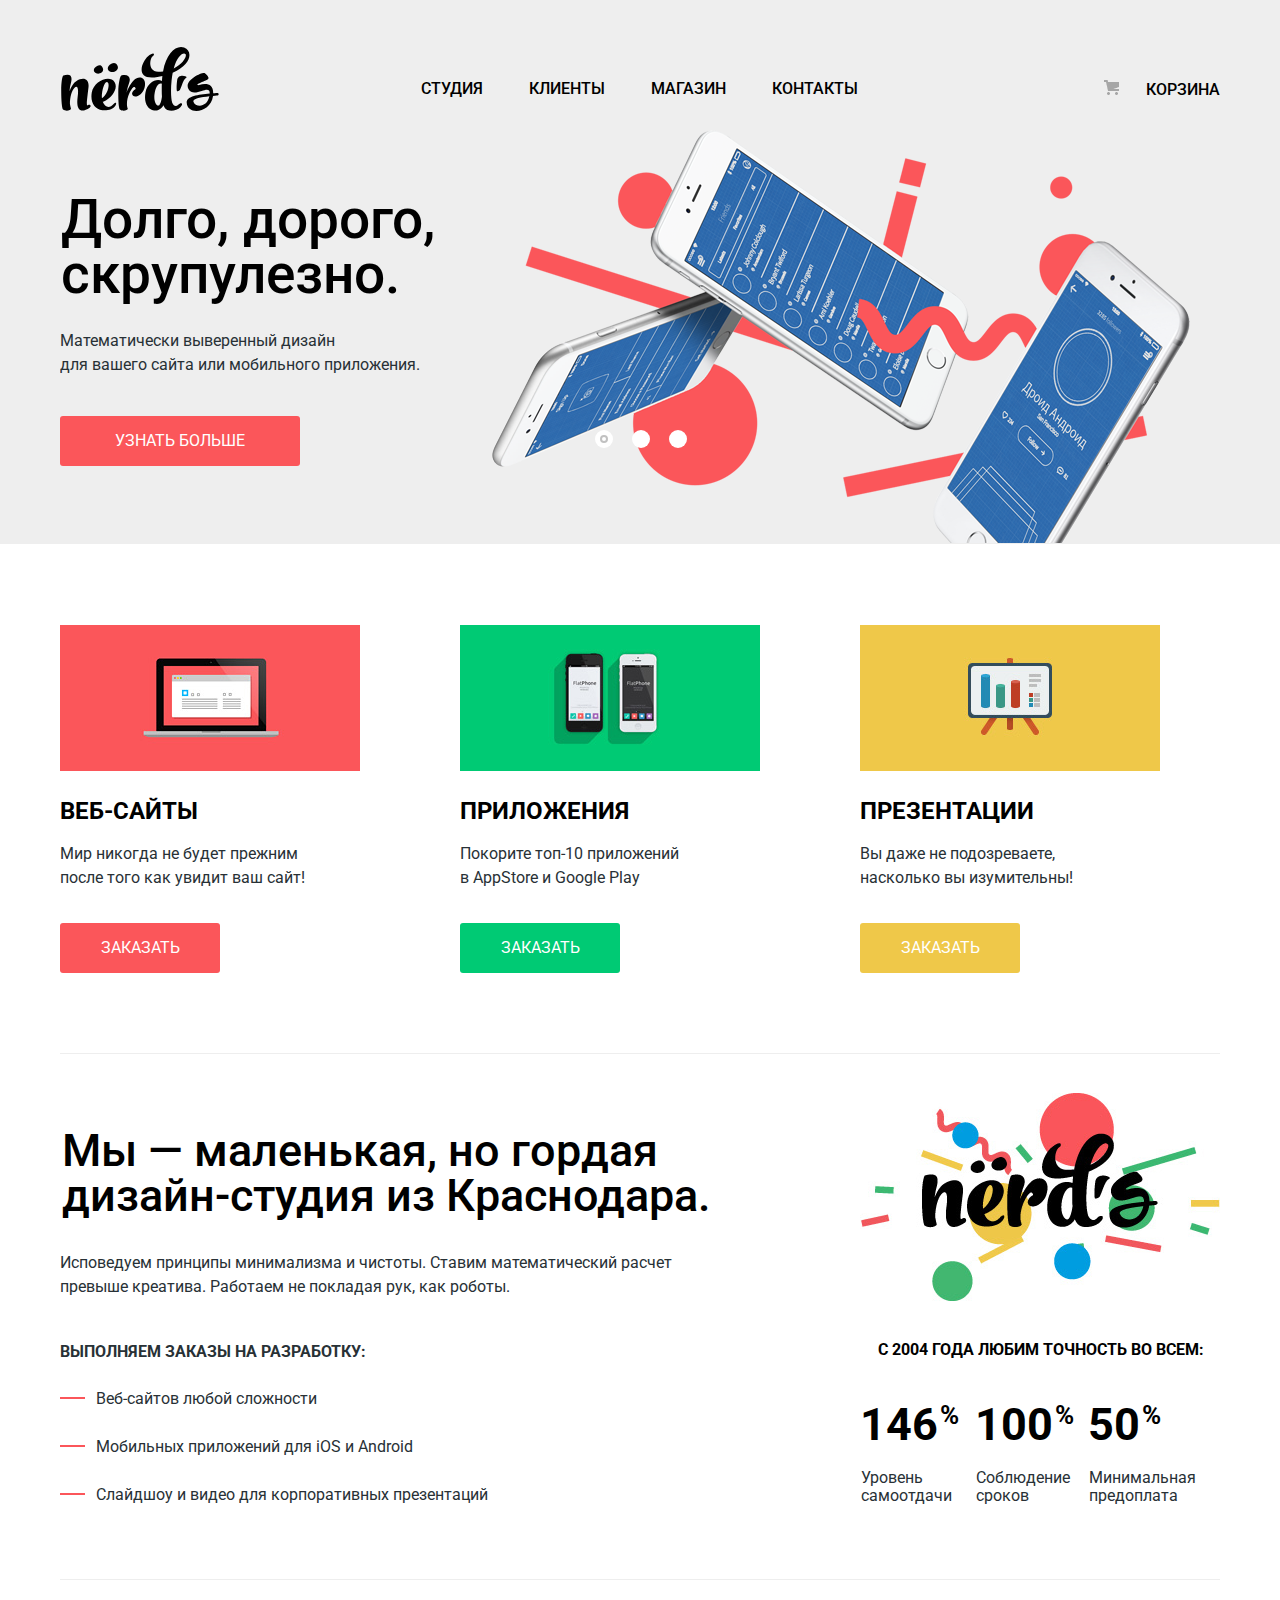
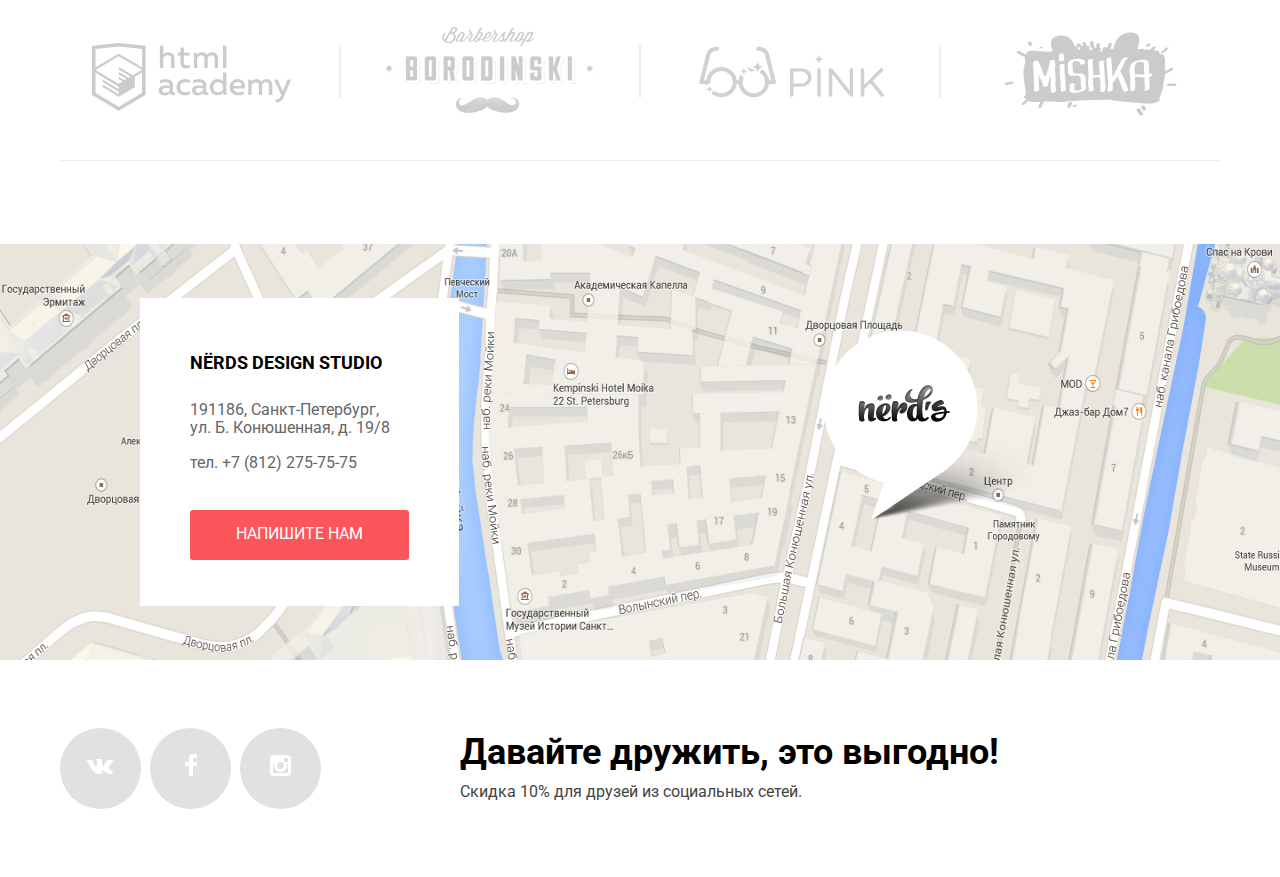
<file: index.html>
<!DOCTYPE html>
<html class="page" lang="ru">
<head>
  <meta name="viewport" content="width=device-width, initial-scale=1.0">
  <meta charset="utf-8">
  <title>HTML Academy: Нёрдс</title>
  <link rel="icon" href="favicon.ico">
<!--  <link rel="icon" href="icon.svg" type="image/svg+xml">-->
<!--  <link rel="apple-touch-icon" href="apple.png">-->
  <link rel="manifest" href="manifest.webmanifest">
  <link href="https://fonts.googleapis.com/css2?family=Roboto:wght@400;700&display=swap" rel="stylesheet">
  <link href="css/normalize.css" rel="stylesheet">
  <link href="css/style.css" rel="stylesheet">
</head>
<body class="body">
<header class="main-header">
  <nav class="main-navigation">
    <a class="main-header-logo">
      <img src="img/nerds-logo.svg" width="160" height="65" alt="Логотип Нёрдс">
    </a>
    <ul class="site-navigation">
      <li><a href="index.html">Студия</a></li>
      <li><a href="blank.html">Клиенты</a></li>
      <li><a href="catalog.html">Магазин</a></li>
      <li><a href="blank.html">Контакты</a></li>
    </ul>
    <div class="basket-navigation">
      <a class="basket-navigation" href="blank.html">
        <img class="icon-basket" src="img/cart-icon.png" width="15" height="15" alt="Корзина магазина Студии Нёрдс">
        Корзина
      </a>
    </div>
  </nav>

  <section class="slider">
    <div class="slider-controls">
      <button class="button first-button" type="button" aria-label="Первый слайд"></button>
      <button type="button" aria-label="Второй слайд"></button>
      <button type="button" aria-label="Третий слайд"></button>
    </div>
    <section class="slider-description first">
      <h2 class="visually-hidden">Слайд 1</h2>
      <p class="slider-headline">Долго, дорого,<br>
        скрупулезно.</p>
      <p class="slider-preview">Математически выверенный дизайн <br>
        для вашего сайта или мобильного приложения.</p>
      <a class="button" href="blank.html">Узнать больше</a>
      <img class="slider-img" src="img/nerds-index-slide1.png" width="760" height="431" alt="Слайд 1">
    </section>
    <section class="slider-description second">
      <h2 class="visually-hidden">Слайд 2</h2>
      <p class="slider-headline">
        Любим математику <br>
        как никто другой
      </p>
      <p class="slider-preview">
        Никакого креатива, только математические формулы <br>
        для расчета идеальных пропорций
      </p>
      <a class="button" href="blank.html">Узнать больше</a>
      <img class="slider-img" src="img/nerds-index-slide2.png" width="760" height="431" alt="Слайд 2">
    </section>
    <section class="slider-description third">
      <h2 class="visually-hidden">Слайд 3</h2>
      <p class="slider-headline">Только ночь, <br>
        только хардкор</p>
      <p class="slider-preview">
        Работать днем, как все? Мы против этого. <br>
        Ближе к полуночи работа только начинается.</p>
      <a class="button" href="blank.html">Узнать больше</a>
      <img class="slider-img" src="img/nerds-index-slide3.png" width="760" height="431" alt="Слайд 3">


    </section>
  </section>
</header>
<main class="container">
  <h1 class="visually-hidden">Студия Нёрдс</h1>
  <section class="features">
    <h2 class="visually-hidden">Услуги студии Нёрдс</h2>
    <ul class="features-list">
      <li class="featured-item">
        <img class="features-img" src="img/illustration-web-sites.jpg" width="300" height="146"
             alt="Пример дизайна студии Нёрдс-веб-сайты">
        <h3>Веб-сайты</h3>
        <p>Мир никогда не будет прежним<br>
          после того как увидит ваш сайт!</p>
        <button class="features-button button-red" type="button">Заказать</button>
      </li>
      <li class="featured-item">
        <img class="featured-img" src="img/illustration-apps.jpg" width="300" height="146"
             alt="Пример дизайна студии Нёрдс-приложения">
        <h3>Приложения</h3>
        <p>Покорите топ-10 приложений <br>
          в AppStore и Google Play</p>
        <button class="features-button button-green" type="button">Заказать</button>
      </li>
      <li class="featured-item">
        <img class="featured-img" src="img/illustration-presentations.jpg" width="300" height="146"
             alt="Пример дизайна студии Нёрдс-презентации">
        <h3>Презентации</h3>
        <p>Вы даже не подозреваете, <br>
          насколько вы изумительны!</p>
        <button class="features-button button-yellow" type="button">Заказать</button>
      </li>
    </ul>
  </section>
  <div class="index-columns">
    <div class="content">
      <div class="slogan">Мы — маленькая, но гордая
        дизайн-студия из Краснодара.
      </div>
      <p>Исповедуем принципы минимализма и чистоты. Ставим математический расчет
        превыше креатива. Работаем не покладая рук, как роботы.</p>
      <div class="benefits-list-title">Выполняем заказы на разработку:</div>
      <div class="benefits-list">
        <ul>
          <li class="benefits-item">Веб-сайтов любой сложности</li>
          <li class="benefits-item">Мобильных приложений для iOS и Android</li>
          <li class="benefits-item">Слайдшоу и видео для корпоративных презентаций</li>
        </ul>
      </div>
    </div>
    <div class="sidebar">
      <img class="sidebar-img" src="img/nerds-illustration1.jpg" width="360" height="208"
           alt="Иллюстрация Студии Нёрдс">
      <p class="sidebar-headline">с 2004 года Любим точность во всем:</p>
      <table class="table-list">
        <tr class="table-item">
          <td class="numbers">146</td>
          <td class="table-percent"><sup>%</sup></td>
          <td class="numbers">100</td>
          <td class="table-percent"><sup>%</sup></td>
          <td class="numbers">50</td>
          <td class="table-percent"><sup>%</sup></td>
        </tr>
        <tr class="table-text">
          <td colspan="2">Уровень самоотдачи</td>
          <td colspan="2">Соблюдение сроков</td>
          <td colspan="2">Минимальная предоплата</td>
        </tr>
      </table>
    </div>
  </div>
  <ul class="partners-list">
    <li>
      <a class="html-academy" href="https://htmlacademy.ru/intensive/htmlcss">
        <img class="partner-item " src="img/logo-html-academy.png" width="199" height="68"
             alt="Партнер студии Нёрдс-HTML Academy"></a>
    </li>
    <li>
      <img class="partner-item-img barber" src="img/logo-barbershop.png" width="209" height="90"
           alt="Партнер студии Нёрдс-Барбершоп Бородинский">
    </li>
    <li>
      <img class="partner-item-img pink" src="img/logo-pink-app.png" width="185" height="52"
           alt="Партнер студии Нёрдс-pink App">
    </li>
    <li>
      <img class="partner-item-img mishka" src="img/logo-mishka.png" width="173" height="84"
           alt="Партнер студии Нёрдс-Mishka">
    </li>
  </ul>
</main>
<footer class="main-footer">
  <div class="footer-contacts">
    <img class="contacts-map" src="img/map.jpg" width="1440" height="416" alt="Местонахождение студии Нёрдс">
    <img class="contacts-map-marker" src="img/map-marker.png" width="231" height="190"
         alt="Карта офиса по адресу Санкт-Петербург, ул. Б. Конюшенная, д. 19/8">
    <div class="footer-main-contacts">
      <p class="contacts-caption">NЁRDS DESIGN STUDIO</p>
      <p class="contacts-address">191186, Санкт-Петербург, <br>
        ул. Б. Конюшенная, д. 19/8</p>
      <a class="contacts-phone" href="tel:+78122757575">тел. +7 (812) 275-75-75</a>
      <a class="button contacts" href="blank.html">Напишите нам</a>
    </div>
  </div>
  <div class="footer-elements">
    <div class="footer-social">
      <ul>
        <li class="social-button">
          <a href="#"><img src="img/icon-vk.svg" width="27" height="15" alt="Vkontakte"></a>
        </li>
        <li class="social-button">
          <a href="#"><img src="img/icon-fb.svg" width="12" height="22" alt="Facebook"></a>
        </li>
        <li class="social-button">
          <a href="#"><img src="img/icon-insta.svg" width="21" height="21" alt="Instagram"></a>
        </li>
      </ul>
    </div>
    <div class="promo">
      <p class="promo-text">Давайте дружить, это выгодно!</p>
      <p class="promo-text+p">Скидка 10% для друзей из социальных сетей.</p>
    </div>
  </div>
</footer>

<section class="modal">
  <div class="modal-title">
    <h4>Напишите нам</h4>
    <button class="modal-close"><img src="img/close-cross.png" width="21" height="21" alt="Закрыть"></button>
  </div>
  <form class="login-form" action="https://echo.htmlacademy.ru" method="post">
    <p class="login-item login-item-user">
      <label for="user-field-id">Ваше имя:</label>
      <input class="modal-icon-user" id="user-field-id" type="text" name="username" placeholder="Имя Фамилия">
    </p>
    <p class="login-item login-item-email">
      <label for="email-email">Ваш email:</label>
      <input class="modal-icon-password" id="email-email" type="email" name="email" placeholder="email@example.com">
    </p>
    <p class="login-item login-item-text">
      <label for="text-text">Текст письма:</label>
      <textarea class="modal-icon-text" id="text-text" name="text" placeholder="В свободной форме"></textarea>
    </p>
    <button class="button letter" type="submit">Отправить</button>
  </form>
</section>
</body>
</html>
</file>
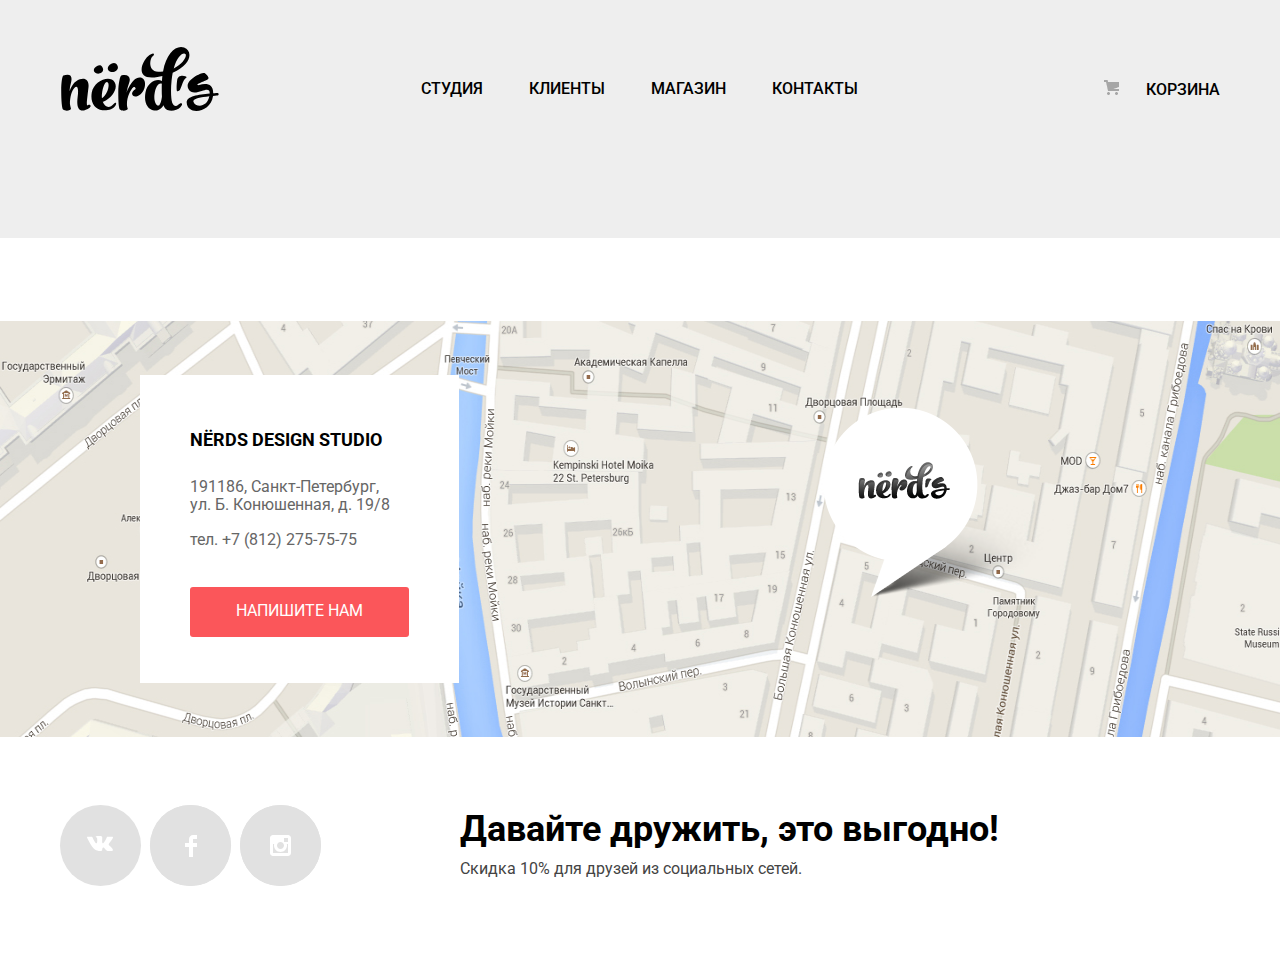
<file: blank.html>
<!DOCTYPE html>
<html class="page" lang="ru">
<head>
  <meta name="viewport" content="width=device-width, initial-scale=1.0">
  <meta charset="utf-8">
  <title>HTML Academy: Нёрдс</title>
  <link rel="icon" href="favicon.ico">
  <link rel="icon" href="icon.svg" type="image/svg+xml">
  <link rel="apple-touch-icon" href="apple.png">
  <link rel="manifest" href="manifest.webmanifest">
  <link href="https://fonts.googleapis.com/css2?family=Roboto:wght@400;700&display=swap" rel="stylesheet">
  <link href="css/normalize.css" rel="stylesheet">
  <link href="css/style.css" rel="stylesheet">
</head>
<body class="body">
<header class="main-header">
  <nav class="main-navigation">
    <a class="main-header-logo" href="index.html">
      <img src="img/nerds-logo.svg" width="160" height="65" alt="Логотип Нёрдс">
    </a>
    <ul class="site-navigation">
      <li><a href="index.html">Студия</a></li>
      <li><a href="blank.html">Клиенты</a></li>
      <li><a href="catalog.html">Магазин</a></li>
      <li><a href="blank.html">Контакты</a></li>
    </ul>
    <div class="basket-navigation">
      <a class="basket-navigation" href="blank.html">
        <img class="icon-basket" src="img/cart-icon.png" width="15" height="15" alt="Корзина магазина Студии Нёрдс">
        Корзина
      </a>
    </div>
  </nav>
  <div class="header-title-hidden">
  </div>
</header>
<footer class="main-footer">
  <div class="footer-contacts">
    <img class="contacts-map" src="img/map.jpg" width="1440" height="416" alt="Местонахождение студии Нёрдс">
    <img class="contacts-map-marker" src="img/map-marker.png" width="231" height="190"
         alt="Карта офиса по адресу Санкт-Петербург, ул. Б. Конюшенная, д. 19/8">
    <div class="footer-main-contacts">
      <p class="contacts-caption">NЁRDS DESIGN STUDIO</p>
      <p class="contacts-address">191186, Санкт-Петербург, <br>
        ул. Б. Конюшенная, д. 19/8</p>
      <a class="contacts-phone" href="tel:+78122757575">тел. +7 (812) 275-75-75</a>
      <a class="button contacts" href="blank.html">Напишите нам</a>
    </div>
  </div>
  <div class="footer-elements">
    <div class="footer-social">
      <ul>
        <li class="social-button">
          <a href="#"><img src="img/icon-vk.svg" width="27" height="15" alt="Vkontakte"></a>
        </li>
        <li class="social-button">
          <a class="social-button" href="#"><img src="img/icon-fb.svg" width="12" height="22" alt="Facebook"></a>
        </li>
        <li class="social-button">
          <a class="social-button" href="#"><img src="img/icon-insta.svg" width="21" height="21" alt="Instagram"></a>
        </li>
      </ul>
    </div>
    <div class="promo">
      <p class="promo-text">Давайте дружить, это выгодно!</p>
      <p class="promo-text+p">Скидка 10% для друзей из социальных сетей.</p>
    </div>
  </div>
</footer>
</body>
</html>
</file>
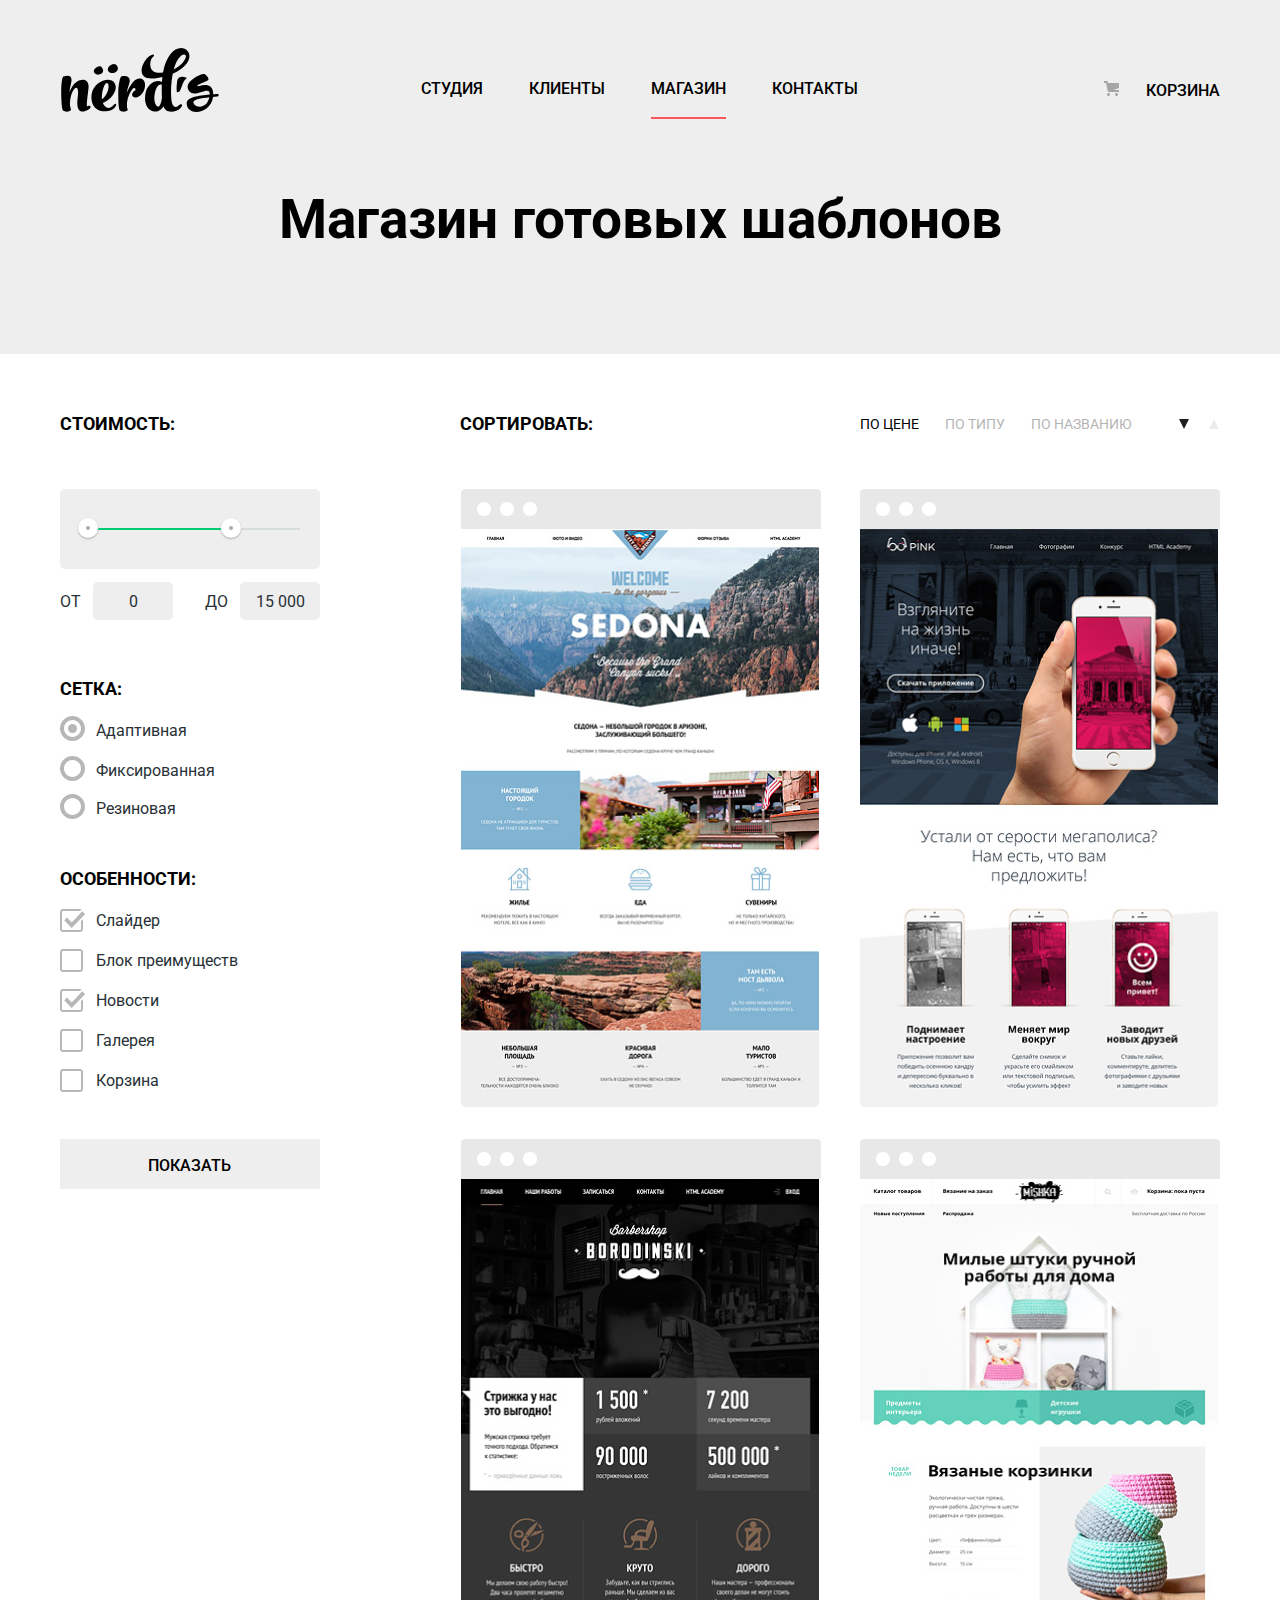
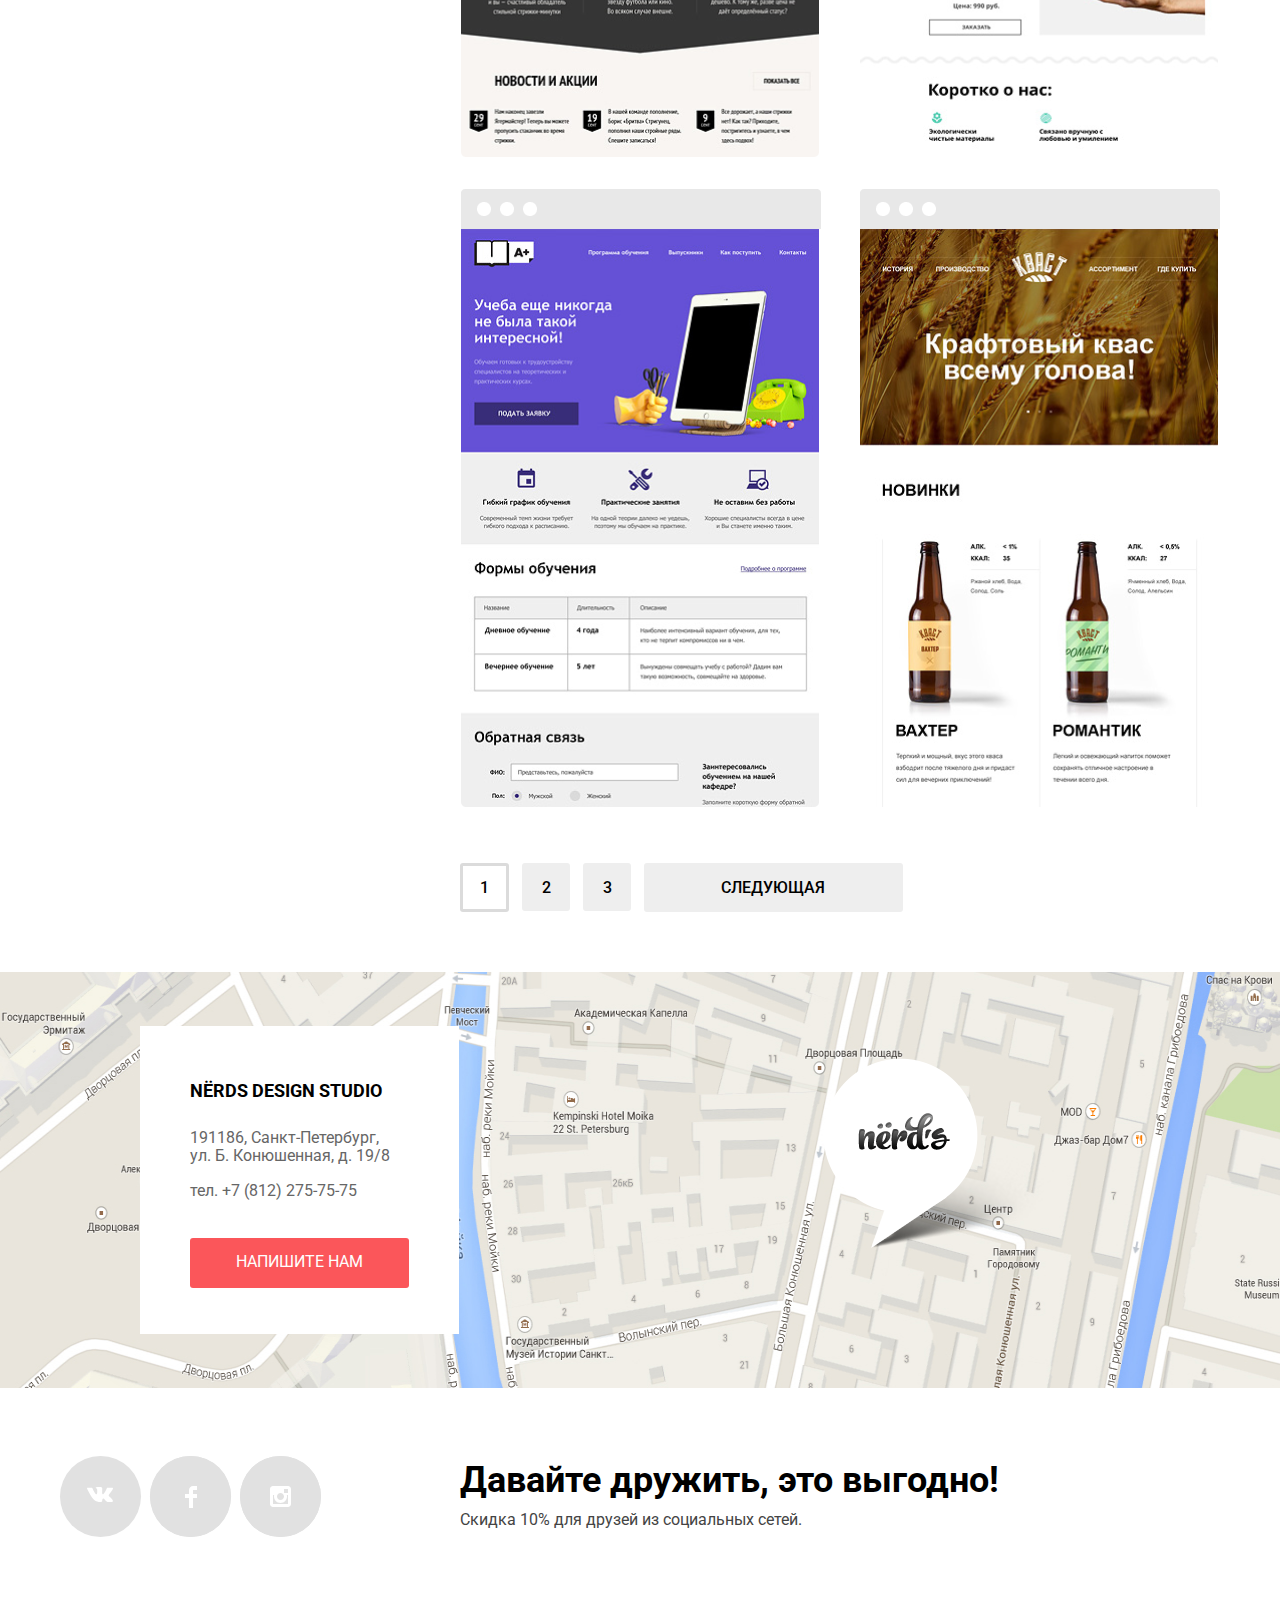
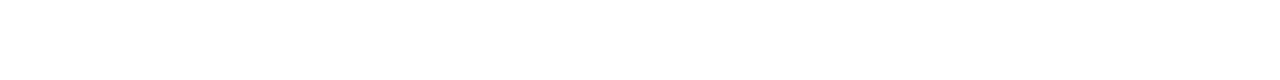
<file: catalog.html>
<!DOCTYPE html>
<html lang="ru">
<head>
  <meta charset="UTF-8">
  <title>Каталог-Студия Нёрдс</title>
  <link rel="icon" href="favicon.ico">
  <link rel="icon" href="icon.svg" type="image/svg+xml">
  <link rel="apple-touch-icon" href="apple.png">
  <link rel="manifest" href="manifest.webmanifest">
  <link href="https://fonts.googleapis.com/css2?family=Roboto:wght@400;700&display=swap" rel="stylesheet">
  <link href="css/normalize.css" rel="stylesheet">
  <link href="css/style.css" rel="stylesheet">
</head>
<body class="body-inner-page">
<header class="main-header">
  <nav class="main-navigation">
    <a class="main-header-logo" href="index.html">
      <img src="img/nerds-logo.svg" width="160" height="65" alt="Логотип Нёрдс">
    </a>
    <ul class="site-navigation">
      <li><a href="index.html">Студия</a></li>
      <li><a href="blank.html">Клиенты</a></li>
      <li class="menu-active"><a href="catalog.html">Магазин</a></li>
      <li><a href="blank.html">Контакты</a></li>
    </ul>
    <div class="basket-navigation">
      <a class="basket-navigation" href="blank.html">
        <img class="icon-basket" src="img/cart-icon.png" width="15" height="15" alt="Корзина магазина Студии Нёрдс">
        Корзина
      </a>
    </div>
  </nav>
  <div class="header-title">
    <h1>Магазин готовых шаблонов</h1>
  </div>
</header>
<main class="catalog-container">
  <section class="filters">
    <h2 class="visually-hidden">Фильтр товаров</h2>
    <form method="get" action="https://echo.htmlacademy.ru">

      <fieldset class="filter-cost">
        <legend class="container-title cost">Стоимость:</legend>
        <div class="range-filter">
          <div class="range-controls">
            <div class="cost-scale">
              <div class="bar" style="width: 62%;margin-left: 7%"></div>
            </div>
            <div class="toggle toggle-min" tabindex="0" style="left: 7%"></div>
            <div class="toggle toggle-max" tabindex="0" style="left: 62%"></div>
          </div>
          <div class="placeholder-cost">
            <label class="min-price">
              от <input name="min-price" value="0">
            </label>
            <label class="max-price">
              до <input name="max-price" value="15 000">
            </label>
          </div>
        </div>
      </fieldset>

      <fieldset class="filter-box">
        <legend class="container-title">Сетка:</legend>
        <ul class="container-filter">
          <li class="filter-option">
            <input class="visually-hidden-control filter-input-radio" type="radio" name="product-grid" value="adaptive"
                   id="filter-adaptive" checked>
            <label for="filter-adaptive">Адаптивная</label>
          </li>
          <li class="filter-option fix">
            <input class="visually-hidden-control filter-input-radio" type="radio" name="product-grid" value="fixed"
                   id="filter-fixed">
            <label for="filter-fixed">Фиксированная</label>
          </li>
          <li class="filter-option">
            <input class="visually-hidden-control filter-input-radio" type="radio" name="product-grid" value="rubber"
                   id="filter-rubber">
            <label for="filter-rubber">Резиновая</label>
          </li>
        </ul>
      </fieldset>
      <fieldset class="filter-box">
        <legend class="container-title">Особенности:</legend>
        <ul class="container-filter">
          <li class="filter-option">
            <input class="visually-hidden-control filter-input-checkbox" type="checkbox" name="slider"
                   id="filter-slider" checked>
            <label for="filter-slider">Слайдер</label>
          </li>
          <li class="filter-option">
            <input class="visually-hidden-control filter-input-checkbox" type="checkbox" name="block-advantages"
                   id="filter-block-advantages">
            <label for="filter-block-advantages">Блок преимуществ</label>
          </li>
          <li class="filter-option">
            <input class="visually-hidden-control filter-input-checkbox" type="checkbox" name="news" id="filter-news"
                   checked>
            <label for="filter-news">Новости</label>
          </li>
          <li class="filter-option">
            <input class="visually-hidden-control filter-input-checkbox" type="checkbox" name="gallery"
                   id="filter-gallery">
            <label for="filter-gallery">Галерея</label>
          </li>
          <li class="filter-option">
            <input class="visually-hidden-control filter-input-checkbox" type="checkbox" name="basket"
                   id="filter-basket">
            <label for="filter-basket">Корзина</label>
          </li>
        </ul>
      </fieldset>
      <p>
        <button class="filter-button" type="submit">Показать</button>
      </p>
    </form>
  </section>
  <section class="catalog">
    <div class="catalog-sort">
      <div class="catalog-sort-title">Сортировать:</div>
      <div class="sort-name">
        <a class="sort current" href="blank.html">по цене</a>
        <a class="sort" href="blank.html">по типу</a>
        <a class="sort" href="blank.html">по названию</a>
      </div>
      <div class="sorting-set">
        <a class="sorting active" href="blank.html">
          <svg height="11" width="10">
            <polygon points="0,0 10,0 5,10"></polygon>
          </svg>
        </a>
        <a class="sorting" href="blank.html">
          <svg height="11" width="10">
            <polygon points="5,0 0,10 10,10"/>
          </svg>
        </a>
      </div>
    </div>
    <div class="catalog">
      <ul class="catalog-list">
        <li class="catalog-item">
          <div class="catalog-span">
            <img src="img/browser-top.png" width="360" height="40" alt="Переключатель шаблона Sedona">
          </div>
          <img class="site-item" src="img/sedona.png" width="358" height="578" alt="Шаблон Sedona">
          <div class="catalog-block">
            <a href="blank.html">
              <h3 class="catalog-title">Sedona</h3>
            </a>
            <p class="catalog-text">Информационный сайт <br>
              для туристов</p>
            <button class="button" type="button">9 900 ₽</button>
          </div>
        </li>
        <li class="catalog-item odd">
          <div class="catalog-span">
            <img src="img/browser-top.png" width="360" height="40" alt="Переключатель шаблона Pink app">
          </div>
          <img class="site-item" src="img/pinkapp.png" width="358" height="578" alt="Шаблон Pink app">
          <div class="catalog-block">
            <a href="blank.html">
              <h3 class="catalog-title">Pink app</h3>
            </a>
            <p class="catalog-text">Продуктовый лендинг<br>
              приложения для iOS и Android</p>
            <button class="button" type="button">9 900 ₽</button>
          </div>
        </li>
        <li class="catalog-item">
          <div class="catalog-span">
            <img src="img/browser-top.png" width="360" height="40" alt="Переключатель шаблона Барбершоп Бородинский">
          </div>
          <img class="site-item" src="img/barbershop.png" width="358" height="578" alt="Шаблон Барбершоп Бородинский">
          <div class="catalog-block">
            <a href="blank.html">
              <h3 class="catalog-title">Barbershop</h3>
            </a>
            <p class="catalog-text">Сайт салона красоты.<br>
              Для мужчин, да.</p>
            <button class="button" type="button">9 900 ₽</button>
          </div>
        </li>
        <li class="catalog-item odd">
          <div class="catalog-span">
            <img src="img/browser-top.png" width="360" height="40" alt="Переключатель шаблона Mishka">
          </div>
          <img src="img/mishka.png" width="358" height="578" alt="Шаблон Mishka">
          <div class="catalog-block">
            <a href="blank.html">
              <h3 class="catalog-title">Mishka</h3>
            </a>
            <p class="catalog-text">Интернет-магазин<br>
              вязаных игрушек
            </p>
            <button class="button" type="button">9 900 ₽</button>
          </div>
        </li>
        <li class="catalog-item">
          <div class="catalog-span">
            <img src="img/browser-top.png" width="360" height="40" alt="Переключатель шаблона A Plus">
          </div>
          <img src="img/aplus.png" width="358" height="578" alt="Шаблон A Plus">
          <div class="catalog-block">
            <a href="blank.html">
              <h3 class="catalog-title">A Plus</h3>
            </a>
            <p class="catalog-text">Лендинг курсов повышения<br>
              квалификации</p>
            <button class="button" type="button">9 900 ₽</button>
          </div>
        </li>
        <li class="catalog-item odd">
          <div class="catalog-span">
            <img src="img/browser-top.png" width="360" height="40" alt="Переключатель шаблона Кваст">
          </div>
          <img src="img/kvast.png" width="358" height="578" alt="Шаблон Кваст">
          <div class="catalog-block">
            <a href="blank.html">
              <h3 class="catalog-title">Кваст</h3>
            </a>
            <p class="catalog-text">Промо-сайт производителя<br>
              крафтового кваса
            </p>
            <button class="button" type="button">9 900 ₽</button>
          </div>
        </li>
      </ul>
    </div>
    <ul class="pagination-list">
      <li class="pagination-item pagination-item-current">
        <a href="#">1</a>
      </li>
      <li class="pagination-item">
        <a href="#">2</a>
      </li>
      <li class="pagination-item">
        <a href="#">3</a>
      </li>
      <li class="pagination-item pagination-item-next">
        <a href="#">Следующая</a>
      </li>
    </ul>
  </section>
</main>
<footer class="main-footer">
  <div class="footer-contacts">
    <img class="contacts-map" src="img/map.jpg" width="1440" height="416" alt="Местонахождение студии Нёрдс">
    <img class="contacts-map-marker" src="img/map-marker.png" width="231" height="190"
         alt="Карта офиса по адресу Санкт-Петербург, ул. Б. Конюшенная, д. 19/8">
    <div class="footer-main-contacts">
      <p class="contacts-caption">NЁRDS DESIGN STUDIO</p>
      <p class="contacts-address">191186, Санкт-Петербург, <br>
        ул. Б. Конюшенная, д. 19/8</p>
      <a class="contacts-phone" href="tel:+78122757575">тел. +7 (812) 275-75-75</a>
      <a class="button contacts" href="blank.html">Напишите нам</a>
    </div>
  </div>
  <div class="footer-elements">
    <div class="footer-social">
      <ul>
        <li class="social-button">
          <a href="#"><img src="img/icon-vk.svg" width="27" height="15" alt="Vkontakte"></a>
        </li>
        <li class="social-button">
          <a class="social-button" href="#"><img src="img/icon-fb.svg" width="12" height="22" alt="Facebook"></a>
        </li>
        <li class="social-button">
          <a class="social-button" href="#"><img src="img/icon-insta.svg" width="21" height="21" alt="Instagram"></a>
        </li>
      </ul>
    </div>
    <div class="promo">
      <p class="promo-text">Давайте дружить, это выгодно!</p>
      <p class="promo-text+p">Скидка 10% для друзей из социальных сетей.</p>
    </div>
  </div>
</footer>

<section class="modal">
  <div class="modal-title">
    <h4>Напишите нам</h4>
    <button class="modal-close"><img src="img/close-cross.png" width="21" height="21" alt="Закрыть"></button>
  </div>
  <form class="login-form" action="https://echo.htmlacademy.ru" method="post">
    <p class="login-item login-item-user">
      <label for="user-field-id">Ваше имя:</label>
      <input class="modal-icon-user" id="user-field-id" type="text" name="username" placeholder="Имя Фамилия">
    </p>
    <p class="login-item login-item-email">
      <label for="email-email">Ваш email:</label>
      <input class="modal-icon-password" id="email-email" type="email" name="email" placeholder="email@example.com">
    </p>
    <p class="login-item login-item-text">
      <label for="text-text">Текст письма:</label>
      <textarea class="modal-icon-text" id="text-text" name="text" placeholder="В свободной форме">
      </textarea>
    </p>
    <button class="button letter" type="submit">Отправить</button>
  </form>
</section>
</body>
</html>
</file>
<file: css/style.css>
/* Variables */

:root {
  --basic-extra-light: #EEEEEE;
  --basic-light: #E1E1E1;
  --basic-white: #ffffff;
  --basic-red: #FB565A;
  --basic-green: #00CA74;
  --basic-yellow: #EFC849;
  --basic-black: #000000;

  --active-dark-red: #E74246;
  --active-extra-dark-red: #D7373B;
  --active-light: #A6A6A6;
  --active-dark-green: #00BC6C;
  --active-extra-dark-green: #00AA62;
  --active-dark-yellow: #EAB534;
  --active-extra-dark-yellow: #E5A722;
  --active-black: #444444;
  --active-grey: #D7DCDE;
  --active-border-grey: #B4B9BB;

  --special: #283136;
  --special-grey: #666666;
  --special-input: #4D4D4D;
  --special-triangle: #231F20;
  --special-hover: #DFDFDF;
  --special-active: #D5D5D5;
  --special-border: #DBDBDB;
  --special-button: #C1C1C1;
  --special-green: #00CA74;
  --special-cost: #ABABAB;
  --special-scale: #D7DCDF;
}

/* Global */

body {
  min-width: 960px;
  margin: 0;
  padding: 0;
  font-family: "Roboto", "Arial", sans-serif;
  font-size: 16px;
  line-height: 24px;
  color: var(--basic-black);
  background-color: var(--basic-white);
}

a {
  text-decoration: none;
}

img {
  max-width: 100%;
  align-self: center;
}

.button {
  font: inherit;
  text-align: center;
  vertical-align: middle;
  color: var(--basic-white);
  text-transform: uppercase;
  background-color: var(--basic-red);
  border: none;
  display: block;
  width: 240px;
  height: 50px;
  border-radius: 3px;
  box-sizing: border-box;
  padding-top: 13px;
  margin-bottom: 61px;
}

/* Navigation */

.main-header {
  background-color: var(--basic-extra-light);
  /*max-height: 544px;*/
}

.main-navigation {
  align-items: center;
  max-width: 1160px;
  margin: auto;
  display: grid;
  grid-template-columns: 160px 437px auto;
  justify-content: space-between;
  vertical-align: top;
  height: 39px;
  padding-top: 49px;
}

.main-header-logo {
  width: 160px;
  padding: 0;
  margin-bottom: 0;
  height: 80px;
  margin-top: -11px;
}

.main-header-logo:hover {
  opacity: 70%;
}

.main-header-logo:active {
  opacity: 30%;
}

.site-navigation {
  display: grid;
  grid-template-columns: auto auto auto auto;
  list-style-type: none;
  width: 437px;
  padding: 0;
}

.site-navigation li {
  margin-right: 46px;
  padding: 9px 0 13px;
}

.menu-active {
  border-bottom: 2px solid var(--basic-red);
}

.site-navigation a,
.basket-navigation a {
  text-transform: uppercase;
  font-size: 16px;
  line-height: 30px;
  color: var(--basic-black);
  text-decoration: none;
  font-weight: 500;
}

.site-navigation a:hover,
.basket-navigation a:hover {
  color: var(--basic-red);
}

.site-navigation a:active,
.basket-navigation a:active {
  opacity: 30%;
  color: var(--basic-black);
}

.basket-navigation a {
  text-align: right;
  margin-top: 3px;
  padding-left: 45px;
}

.icon-basket {
  width: 15px;
  height: 15px;
  color: var(--active-light);
  margin-right: 23px;
  margin-top: 8px;
  display: inline-flex;
}

.basket-navigation {
  display: block;
  margin-top: -9px;
}

/* Slider-description */

.slider {
  width: 1160px;
  height: 456px;
  overflow: hidden;
  margin: auto;
}

.slider-description {
  display: grid;
  grid-template-columns: 1fr auto;
}

.first .slider-headline {
  margin-bottom: 0;
}

.first .slider-preview {
  margin-top: 10px;
  padding-bottom: 7px;
}

.slider-preview {
  margin-top: 0;
  padding-bottom: 25px;
}

.slider-img {
  width: 760px;
  height: 431px;
  grid-row: 1/4;
  padding-right: 5px;
  grid-column: 2;
  background-color: transparent;
}

.slider-headline {
  font-size: 55px;
  line-height: 55px;
  margin-bottom: 0;
  width: 397px;
  height: 111px;
  font-weight: 500;
  margin-top: 80px;
  padding-left: 1px;
}

.slider-controls {
  position: relative;
}

.button.first-button::before {
  position: absolute;
  content: "";
  width: 8px;
  height: 8px;
  top: 5px;
  border-radius: 50%;
  left: 5px;
  border: 2px solid #C1C1C1;
  box-sizing: border-box;
}

.slider-controls button {
  position: relative;
  width: 18px;
  height: 18px;
  border: none;
  background-color: var(--basic-white);
  border-radius: 50%;
  vertical-align: middle;
  display: inline-block;
  top: 338px;
  left: 535px;
  padding: 0;
  margin: 0 15px 0 0;
}

.slider-description .button:active {
  color: rgba(255, 255, 255, 0.3);
}

.button:hover,
.button-red:hover {
  background-color: var(--active-dark-red);
}

.button:active,
.button-red:active {
  background-color: var(--active-extra-dark-red);
}

/* Features */

.features-img {
  width: 300px;
  height: 146px;
}

.features {
  width: 1160px;
  margin: 81px auto 0;
  padding-bottom: 80px;
  border-bottom: 1px solid var(--basic-extra-light);
}

@media (max-width: 1200px) {
  .features {
    margin-top: 80px;
    margin-bottom: 0;
    width: 1160px;
    padding-bottom: 80px;
    border-bottom: 1px solid var(--basic-extra-light);
  }
}

.features-list {
  list-style: none;
  margin: 0;
  padding: 0;
  display: grid;
  grid-template-columns: 1fr 1fr 1fr;
  column-gap: 40px;
}

.featured-item {
  width: 300px;
}

.feature-item p {
  margin: 0 10px 32px;
}

.features-list h3 {
  font-size: 24px;
  line-height: 30px;
  text-transform: uppercase;
  font-weight: bold;
  margin-bottom: 16px;
  margin-top: 18px;
  color: var(--basic-black);

}

.features-button {
  text-align: center;
  color: var(--basic-white);
  vertical-align: middle;
  text-transform: uppercase;
  font-size: 16px;
  line-height: 18px;
  border: none;
  width: 160px;
  height: 50px;
  margin-top: 17px;
  border-radius: 3px;
  outline: none;
}

.button-red {
  background-color: var(--basic-red);
}

.button-red:active {
  color: rgba(255, 255, 255, 0.3);
}

.button-green {
  background-color: var(--basic-green);
}

.button-yellow {
  background-color: var(--basic-yellow);
}

.button-yellow:hover {
  background-color: var(--active-dark-yellow);
}

.button-yellow:active {
  background-color: var(--active-extra-dark-yellow);
  color: rgba(255, 255, 255, 0.3);
}

.button-green:hover {
  background-color: var(--active-dark-green);
}

.button-green:active {
  background-color: var(--active-extra-dark-green);
  color: rgba(255, 255, 255, 0.3);
}

/*content*/

.content {
  /*margin-right: 149px;*/
  width: 651px;
}

.slogan {
  font-size: 45px;
  line-height: 45px;
  font-weight: 500;
  width: 651px;
  height: 91px;
  color: var(--basic-black);
  margin: 45px 0 32px 2px;
}

.content p {
  width: 646px;
  height: 49px;
}

.benefits-list-title {
  text-transform: uppercase;
  font-weight: bold;
  margin-bottom: 22px;
  margin-top: 40px;
}

.benefits-list ul {
  margin: 0;
  padding: 1px 0 0 35px;
  list-style: none;
}

.benefits-item {
  margin-bottom: 24px;
  position: relative;
  padding-left: 1px;
}

.benefits-item::before {
  content: "";
  position: absolute;
  width: 25px;
  height: 2px;
  background: var(--basic-red);
  top: 10px;
  left: -35px;
}

/*sidebar*/

.sidebar {
  padding-top: 10px;
  width: 365px;
}

.sidebar-img {
  width: 360px;
  height: 208px;
  margin-bottom: 14px;
  padding-left: 5px;
}

.sidebar-headline {
  text-transform: uppercase;
  font-weight: bold;
  margin-bottom: 26px;
  color: var(--basic-black);
  text-align: center;
  padding-left: 7px;
}

.table-list {
  padding-top: 3px;
  padding-left: 3px;
}


.table-item {
  font-size: 45px;
  line-height: 64px;
  font-weight: bold;
  padding-bottom: 10px;
  color: var(--basic-black);
}

.table-item td {
  padding: 0;
}

.table-percent {
  font-size: 34px;
  line-height: 40px;
  font-weight: bold;
  text-align: left;
}

.table-text {
  font-size: 16px;
  line-height: 18px;
  height: 55px;
  color: var(--special);
}

.numbers {
  width: 50px;
}

/*partners*/

.partners-list {
  display: flex;
  justify-content: space-between;
  height: 177px;
  align-items: center;
  border-bottom: 1px solid var(--basic-extra-light);
  max-width: 1160px;
  list-style: none;
  padding: 3px 0 0;
  margin: 0 auto;
  vertical-align: middle;
}

.partner-item {
  opacity: 20%;
  padding-left: 7px;
  padding-top: 17px;
}

.partners-list li {
  display: contents;
}

.partners-list li:last-child {
  margin-left: 50px;
}

.partners-list :not(:last-child):after {
  content: "";
  position: relative;
  height: 1px;
  width: 1px;
  padding-top: 52px;
  border-right: 2px solid var(--basic-extra-light);
}

.partner-item-img {
  opacity: 20%;
  margin-left: 28px;
}

.html-academy {
  margin-left: 25px;
  min-width: 199px;
  padding-right: 11px;
}

.barber {
  margin-left: 10px;
  padding-right: 7px;
}

.pink {
  padding-right: 18px;
  margin-left: 23px;
}

.mishka {
  margin-right: 43px;
  margin-top: 4px;
}

.partner-item:hover {
  opacity: 100%;
}

.partner-item-img:hover {
  opacity: 100%;
}

.partner-item:active {
  opacity: 10%;
}

.partner-item-img:active {
  opacity: 10%;
}

/*footer*/

.main-footer {
  margin-top: 83px;
  margin-bottom: 75px;
}

.footer-main-contacts {
  display: block;
  position: absolute;
  margin-left: 140px;
  margin-top: 54px;
  width: 319px;
  height: 308px;
  background-color: var(--basic-white);
}

.main-footer .container {
  display: flex;
}

.footer-contacts {
  display: grid;
  position: relative;
  max-width: 1440px;
  margin: 60px auto auto auto;
}

.footer-main-contacts p,
.footer-main-contacts a {
  padding-left: 50px;
}

.contacts-caption {
  font-size: 18px;
  line-height: 30px;
  font-weight: bold;
  margin-top: 50px;
  margin-bottom: 23px;
  color: var(--basic-black);
}

.contacts-address,
.contacts-phone {
  line-height: 18px;
  color: var(--special-grey);
  font-size: 16px;
}

.contacts-address {
  margin-bottom: 11px;
  height: 39px;
}

.contacts-map {
  height: 416px;
}

.contacts-map-marker {
  width: 231px;
  height: 190px;
  position: absolute;
  left: 823px;
  top: 86px;
}

.button.contacts {
  width: 219px;
  margin-top: 35px;
  padding-top: 12px;
  margin-left: 50px;
  padding-left: 0;
}

/*соц сети*/

.footer-elements {
  display: grid;
  grid-template-columns: 350px auto;
  height: 217px;
  width: 1160px;
  align-items: center;
  margin: auto;
}

.footer-social ul {
  list-style: none;
  display: grid;
  grid-template-columns: 90px 90px 90px;
  width: 261px;
  padding-left: 0;
}

.social-button {
  width: 81px;
  height: 81px;
  background-color: var(--basic-light);
  text-align: center;
  border-radius: 50%;
  display: flex;
  align-items: center;
  justify-content: center;
}

.social-button:hover {
  background-color: var(--active-dark-red);
}

.social-button:active {
  background-color: var(--active-extra-dark-red);
}

.social-button img:active {
  opacity: 30%;
}

.promo {
  padding-left: 50px;
}

.promo-text {
  font-size: 36px;
  line-height: 36px;
  font-weight: bold;
  text-align: left;
  margin-top: 41px;
  margin-bottom: 0;
}

.promo-text + p {
  line-height: 22px;
  margin-top: 11px;
  margin-bottom: 41px;
  color: var(--active-black);
}

/*modal*/

.modal {
  display: none;
  position: absolute;
  box-shadow: 0 20px 40px rgba(0, 0, 0, 0.4);
  background-position: 0 0;
  width: 960px;
  height: 590px;
  top: 1705px;
  background: var(--basic-white);
  right: 0;
  margin: auto;
  left: 0;
}

.modal h4 {
  margin: 63px 0 37px 100px;
  font-size: 45px;
  line-height: 53px;
  font-weight: bold;
  background-position: left;
}

.modal-close {
  height: 21px;
  width: 21px;
  opacity: 30%;
  background-color: var(--basic-white);
  margin-top: 78px;
  margin-left: 439px;
  padding: 0;
  border: none;
}

.modal-close:hover {
  opacity: 100%;
}

.modal-close:active {
  opacity: 10%;
  outline: none;
}

.modal-title {
  display: flex;
  flex-direction: row;
}

.login-item input[type="email"],
.login-item input[type="text"],
.login-item textarea {
  font: inherit;
  border: 2px solid var(--active-grey);
  font-size: 16px;
  line-height: 18px;
  border-radius: 3px;
  outline: none;
}

.login-item input::placeholder,
.login-item input::placeholder:hover,
.login-item textarea::placeholder,
.login-item textarea::placeholder:hover {
  color: var(--active-black);
  opacity: 50%;
}

.login-item input[type="email"]:hover,
.login-item input[type="text"]:hover,
.login-item textarea:hover {
  border: 2px solid var(--active-border-grey);
}

.login-item input[type="email"]:focus,
.login-item input[type="text"]:focus,
.login-item textarea:focus {
  border: 2px solid var(--basic-black);
}

.login-item input[type="email"]:invalid,
.login-item input[type="text"]:invalid,
.login-item textarea:invalid {
  border: 2px solid var(--active-dark-red);
  color: var(--active-dark-red);
}

.login-form label {
  display: block;
  line-height: 18px;
  font-weight: bold;
  text-align: left;
  margin-bottom: 9px;
}

.button.letter {
  display: block;
  width: 259px;
  height: 50px;
  margin-top: 31px;
  margin-left: 0;
  margin-right: 1px;
  padding: 14px 0 15px 3px;
}

.login-form {
  display: flex;
  flex-wrap: wrap;
  margin-left: 100px;
}

.login-item {
  /*margin-bottom: 34px;*/
  justify-content: space-between;
  margin-top: 0;
}

.login-item-email {
  margin-left: 40px;
}

.login-item-email,
.login-item-user {
  width: 360px;
  height: 77px;
}

.login-item-text {
  width: 760px;
  height: 145px;
  margin-top: 19px;
}

.login-item-text textarea {
  height: 118px;
  width: 100%;
  padding-left: 15px;
  padding-top: 14px;
  box-sizing: border-box;
  border: 2px solid var(--active-grey);
  resize: none;
}

.login-item-email input,
.login-item-user input {
  height: 50px;
  width: 360px;
  padding-left: 14px;
  box-sizing: border-box;
}

/*correct*/

.slider-preview,
.featured-item,
.content,
.benefits-item,
.table-item-text {
  color: var(--special);
}

.visually-hidden {
  position: absolute;
  clip: rect(0 0 0 0);
  width: 1px;
  height: 1px;
  margin: -1px;
}

/*header nav*/

.header-title h1 {
  font-size: 55px;
  line-height: 55px;
  padding-top: 104px;
  padding-bottom: 107px;
  text-align: center;
  margin: 0 0 55px;
}

.header-title-hidden {
  height: 150px;
}

/*КАТАЛОГ*/

.catalog-container {
  color: var(--special);
  font-size: 16px;
  line-height: 20px;
  display: grid;
  grid-template-columns: 400px 1fr;
  width: 1160px;
  height: 2080px;
  margin: auto;
}

/*фильтр слева*/

.filters {
  display: flex;
  width: 260px;
  color: var(--special);
}

.container-filter {
  list-style: none;
  padding: 0;
  margin: 5px 0 0 35px;
  line-height: 2.5;
}

.container-title {
  padding: 0;
  font-weight: bold;
  font-size: 18px;
  line-height: 30px;
  text-transform: uppercase;
  margin: 0;
  color: var(--basic-black);
}

.filter-button {
  text-align: center;
  display: inline-block;
  vertical-align: middle;
  color: var(--basic-black);
  text-transform: uppercase;
  background-color: var(--basic-extra-light);
  font-size: 16px;
  line-height: 18px;
  border: none;
  font-weight: 500;
  margin-top: 3px;
  width: 260px;
  height: 50px;
  outline: none;
  padding-top: 5px;
  padding-left: 4px;
}

.filter-button:hover,
.click:hover {
  background-color: var(--special-hover);
}

.filter-button:active {
  background-color: var(--special-active);
  color: rgba(0, 0, 0, 0.3);
}

/*Кнопки фильтра выбора*/

.filter-box {
  border: none;
  padding: 0;
  margin: 0 0 35px;
}

.filter-box legend {
  margin-bottom: 2px;
}

.filter-option label {
  position: relative;
  display: block;
  cursor: pointer;
  user-select: none;
  padding-left: 1px;
  height: 20px;
  margin-bottom: 20px;
}

.fix label {
  margin-bottom: 18px;
}

/* Radio input style */

.filter-input-radio + label::before {
  content: "";
  position: absolute;
  left: -35px;
  top: 5px;
  width: 25px;
  height: 25px;
  background-image: url("../img/radiobutton-off.svg");
  background-repeat: no-repeat;
  background-position: 0 0;
  opacity: 0.4;
}

.filter-input-radio:checked + label::before {
  visibility: hidden;
}

.filter-input-radio + label:hover::before {
  opacity: 1;
}

.filter-input-radio + label:disabled::before {
  opacity: 0.1;
}

.filter-input-radio:checked + label::after {
  content: "";
  position: absolute;
  left: -35px;
  top: 5px;
  width: 25px;
  height: 25px;
  background-image: url("../img/radiobutton-on.svg");
  background-repeat: no-repeat;
  background-position: 0 0;
  opacity: 0.4;
}

.filter-input-radio:checked + label:hover::after {
  opacity: 1;
}

.filter-input-radio:checked + label:disabled::after {
  opacity: 0.1;
}

/* Checkbox style*/

.filter-input-checkbox + label::before {
  content: "";
  position: absolute;
  left: -35px;
  top: 8px;
  width: 25px;
  height: 25px;
  background-image: url("../img/checkbox-unchecked.svg");
  background-repeat: no-repeat;
  background-position: 0 0;
  opacity: 0.4;
}

.filter-input-checkbox + label:hover::before {
  opacity: 1;
}

.filter-input-checkbox + label:disabled::before {
  opacity: 0.1;
}

.filter-input-checkbox:checked + label::before {
  visibility: hidden;
}

.filter-input-checkbox:checked + label::after {
  content: "";
  position: absolute;
  left: -35px;
  top: 8px;
  width: 25px;
  height: 25px;
  background-image: url("../img/checkbox-checked.svg");
  background-repeat: no-repeat;
  background-position: 0 0;
  opacity: 0.4;
}

.filter-input-checkbox:checked + label:hover::after {
  opacity: 1;
}

.filter-input-checkbox:checked + label:disabled::after {
  opacity: 0.1;
}

.visually-hidden-control {
  position: absolute;
  width: 1px;
  height: 1px;
  margin: -1px;
  border: 0;
  padding: 0;
  white-space: nowrap;
  clip-path: inset(100%);
  clip: rect(0 0 0 0);
  overflow: hidden;
}

/*фильтр Стоимость*/

.filter-cost {
  padding: 0;
  border: none;
  width: 260px;
  margin: 0 0 54px;
  text-transform: uppercase;
}

.container-title .cost {
  margin-bottom: 48px;
}

.range-filter {
  width: 260px;
  padding-top: 50px;
}

.filter-item legend {
  font-size: 18px;
  line-height: 24px;
  text-transform: uppercase;
  font-weight: 700;
}

.range-controls {
  position: relative;
  height: 41px;
  margin-bottom: 11px;
  padding-top: 39px;
  padding-right: 20px;
  padding-left: 20px;
  background-color: var(--basic-extra-light);
  border-radius: 5px;
}

.range-controls .cost-scale {
  height: 2px;
  background-color: var(--special-scale);
}

.range-controls .bar {
  width: 62%;
  height: 2px;
  background-color: var(--special-green);
}

.range-controls .toggle {
  position: absolute;
  top: 29px;
  left: 0;
  width: 4px;
  height: 4px;
  border: 8px solid var(--basic-white);
  background-color: var(--special-cost);
  border-radius: 50%;
  box-shadow: 0 1px 2px 0 var(--special-cost);
  cursor: pointer;
}

.range-controls .toggle-min {
  left: 18px;
}

.range-controls .toggle-max {
  left: 160px;
}

.placeholder-cost {
  display: flex;
  justify-content: space-between;
  /*margin-bottom: 2px;*/
}

.placeholder-cost input {
  text-align: center;
  border: none;
  border-radius: 5px;
  background: var(--basic-extra-light);
  font-family: inherit;
  font-size: inherit;
  color: var(--special);
  width: 80px;
  height: 38px;
  padding: 0;
}

.placeholder-cost label {
  padding-top: 2px;
  width: 115px;
}

.min-price {
  margin-right: 9px;
}


.min-price input {
  margin-left: 8px;
}

.max-price input {
  margin-left: 8px;
}

/*сортировка каталога сверху*/

.catalog-sort {
  display: grid;
  grid-template-columns: 134px auto 40px;
  width: 758px;
  height: 57px;
}

.catalog-sort-title {
  font-size: 18px;
  line-height: 30px;
  font-weight: bold;
  text-transform: uppercase;
  color: var(--basic-black);
  vertical-align: top;
}

.catalog-sort-title:hover {
  color: var(--basic-red)
}

.catalog-sort-title:active {
  opacity: 30%;
}

.catalog-sort-title:hover {
  color: var(--basic-red)
}

.sort {
  text-transform: uppercase;
  font-size: 14px;
  line-height: 18px;
  opacity: 30%;
  color: var(--basic-black);
}

.sort:hover {
  opacity: 60%;
}

.sort:active,
.current {
  opacity: 100%;
}

.sort-name a {
  padding-right: 22px;
}

.sort-name {
  height: 18px;
  margin: 5px 0 54px 266px;
  padding: 0;
}

.sorting-set {
  display: inline;
  flex-direction: row;
  padding: 0;
  width: 40px;
  margin: 6px 1px 0;
}

.sorting {
  width: 11px;
  height: 10px;
  fill: #A6A6A6;
  opacity: 0.2;
}

.sorting:first-child {
  padding-right: 16px;
}

.sorting.active {
  fill: #231F20;
  opacity: 1;
}

.sorting:hover {
  fill: #A6A6A6;
  opacity: 1;
}

.sorting:active {
  fill: #231F20;
  opacity: 1;
}

/*Шаблоны*/

.catalog-list {
  list-style: none;
  display: flex;
  flex-wrap: wrap;
  align-content: flex-start;
  width: 758px;
  margin: 23px 0 0 1px;
  padding: 0;
  border-collapse: collapse;
  padding-bottom: 2px;
}

.catalog-list button {
  display: inline-block;
  text-align: center;
  vertical-align: middle;
}

.catalog-item {
  display: block;
  position: relative;
  vertical-align: top;
  width: 358px;
  height: 615px;
  margin: 0 0 35px;
  object-fit: contain;
  border: #888888;
}

.catalog-span {
  width: 360px;
  height: 40px;
  border-radius: 5px 5px 0 0;
  opacity: 0.12;
}

.odd {
  margin-left: 41px;
}

/*Всплывающее окно каталога*/

.catalog-title {
  text-transform: uppercase;
  font-size: 18px;
  line-height: 30px;
  color: var(--basic-black);
  text-align: center;
  margin-top: 26px;
}

.catalog-title:hover {
  color: var(--basic-red);
}

.catalog-title:active {
  color: var(--basic-black);
  opacity: 30%;
}

.catalog-text {
  line-height: 18px;
  text-align: center;
  color: var(--special-grey);
  margin-bottom: 32px;
  width: 255px;
  margin-left: 50px;
  margin-top: 13px;
}

.catalog-block {
  background: var(--basic-extra-light);
  height: 231px;
  width: 358px;
  position: absolute;
  top: 387px;
  border-radius: 0 0 5px 5px;
  text-align: center;
  display: none;
}

.catalog-span img {
  box-shadow: 0 0 0 0;
}

.catalog-span:hover img.site-item {
  box-shadow: 0 6px 15px rgba(0, 0, 0, 0.4);
}

.catalog-item:hover .catalog-span {
  opacity: 1;
}

.catalog-item:hover img.site-item {
  box-shadow: 0 6px 15px rgba(0, 0, 0, 0.4);
}

.site-item:hover {
  box-shadow: 0 6px 15px rgba(0, 0, 0, 0.4);
}

.catalog-item:hover .catalog-block {
  display: block;
}

.catalog-block h3 {
  margin-bottom: 13px;
}

.catalog-block button {
  width: 200px;
  margin: auto;
  padding: 3px 0 0 0;
  outline: none;
}

/*Кнопки под шаблонами*/

.pagination-list {
  list-style: none;
  display: flex;
  flex-wrap: wrap;
  padding: 0;
  margin: 36px auto auto;
}

.pagination-item a {
  text-align: center;
  vertical-align: middle;
  text-transform: uppercase;
  background-color: var(--basic-extra-light);
  color: var(--basic-black);
  font-weight: 500;
  line-height: 18px;
  min-width: 50px;
  margin: 0 11px 11px 0;
  width: 50px;
  height: 50px;
  padding: 15px 19px 14px 20px;
  border: none;
  border-radius: 3px;
}

.pagination-item {
  margin-right: 2px;
}

.pagination-item a:hover {
  background-color: var(--special-hover);
}

.pagination-item a:active {
  background-color: var(--special-active);
rgba(0, 0, 0, 0.3);

}

.pagination-item-current a,
.pagination-item-current a:hover,
.pagination-item-current a:active {
  background-color: var(--basic-white);
  border: 3px solid var(--special-border);
  width: 44px;
  height: 44px;
  padding: 12px 17px 12px 17px;
}

.pagination-item-next a {
  width: 260px;
  height: 50px;
  padding: 15px 78px 15px 77px;
  border-radius: 3px;
}

/*GRID*/

.page {
  height: 100%;
  overflow: scroll;
}

.container {
  margin: 0 auto;
  padding: 0 10px;
}

.index-columns {
  display: flex;
  justify-content: space-between;
  margin: auto;
  padding-top: 29px;
  padding-bottom: 48px;
  border-bottom: 1px solid var(--basic-extra-light);
  max-width: 1160px;
}

/*@keyframes slider-description {
  from {
    top: 0;
    left: 0;
  }
.first {transform: translate(0px, 0px);}
.second {transform: translate(1157px, 431px);
  display: none;}
.third {transform: translate(1157px, 431px);
  display: none;}
}*/
</file>
